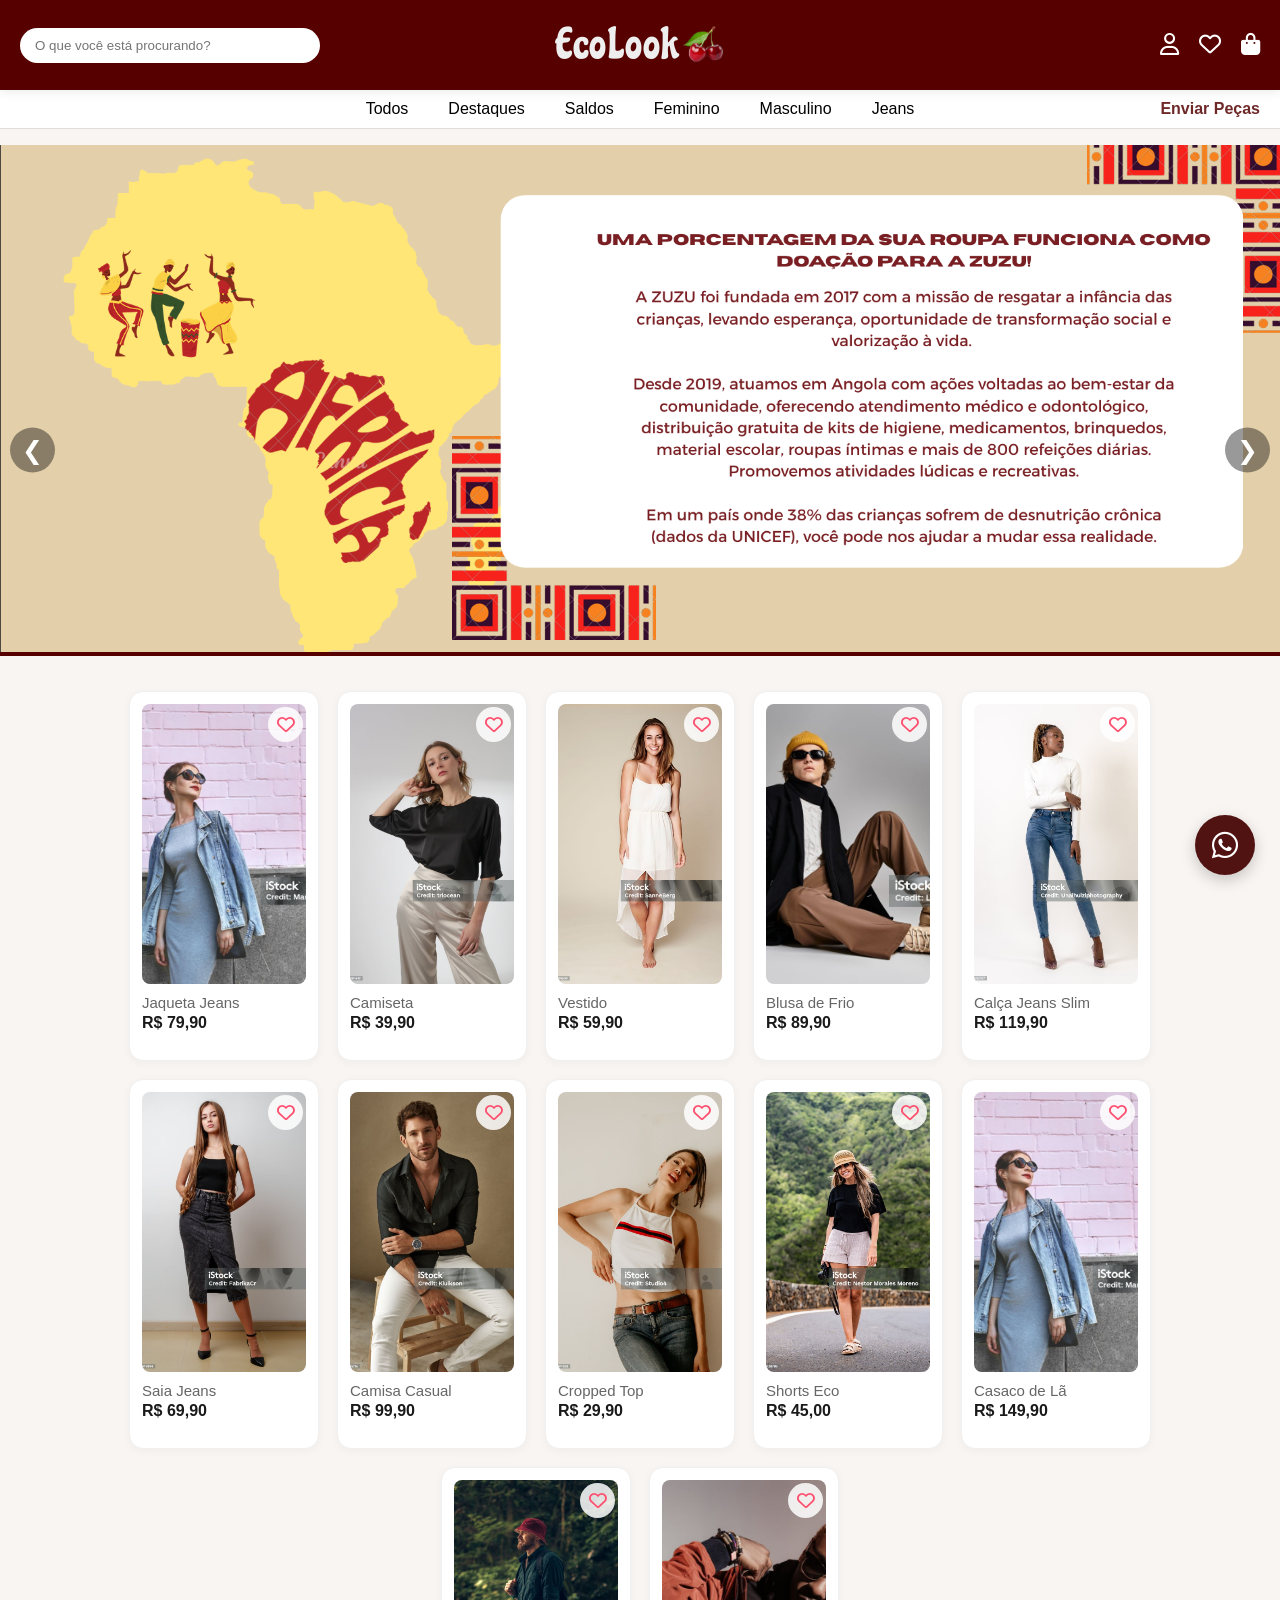
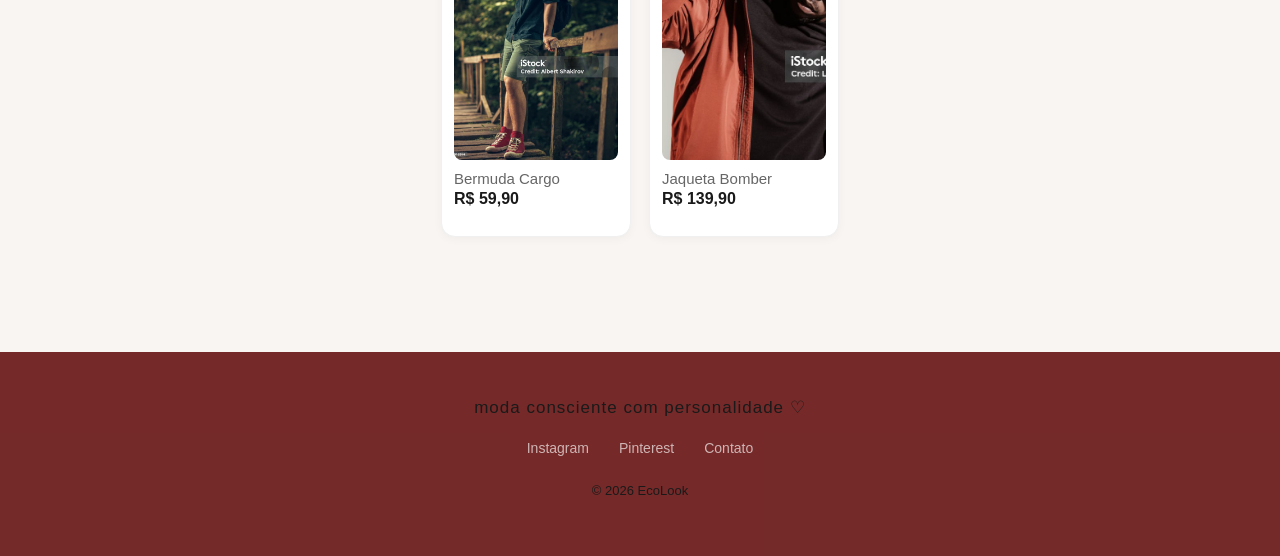
<file: index.html>
<!DOCTYPE html>
<html lang="pt-br">

<head>
    <meta charset="UTF-8">
    <meta name="viewport" content="width=device-width, initial-scale=1.0">
    <title>EcoLook - Moda Consciente</title>

    <link rel="stylesheet" href="style.css">

    <style>
        /* Ajusta as imagens da vitrine para ficarem padronizadas */
        .produto img {
            width: 100%;
            height: 280px;        /* Fixa uma altura padrão para todas as fotos da vitrine */
            object-fit: cover;    /* Corta a imagem de forma inteligente sem distorcer ou esticar */
            border-radius: 8px;   /* Deixa as bordinhas levemente arredondadas e elegantes */
        }

        /* Ajusta a imagem de dentro do Popup */
        #popup-img {
            max-width: 100%;
            height: 350px;        /* Altura excelente para visualização no modal */
            object-fit: contain;  /* Mostra a foto inteira sem cortar nada dentro do popup */
            background-color: #f9f9f9; /* Um fundo bem sutil caso a imagem seja menor */
            border-radius: 8px;
            margin-bottom: 15px;
        }

        /* CORREÇÃO DE CONTRASTE: Garante que os textos informativos tenham leitura legível no fundo bege */
        .bannerzuzu-texto, .conteudo-zuzu, p {
            color: #1a1a1a !important;
        }
    </style>

    <link rel="stylesheet" href="https://cdnjs.cloudflare.com/ajax/libs/font-awesome/6.5.0/css/all.min.css">
    <link rel="preconnect" href="https://fonts.googleapis.com">
    <link rel="preconnect" href="https://fonts.gstatic.com" crossorigin>
    <link href="https://fonts.googleapis.com/css2?family=Chicle&display=swap" rel="stylesheet">
</head>

<body>

<header>
    <div class="header-top">
        <div class="container-pesquisa">
            <input type="text" placeholder="O que você está procurando?" class="barra-pesquisa" aria-label="Barra de pesquisa de produtos">
        </div>

        <div class="logo-container">
            <h1 class="logo">EcoLook</h1>
            <img src="img/cerejaa.png" class="cereja" alt="">
        </div>

        <div class="icons">
            <a href="login.html" aria-label="Acessar minha conta">
                <i class="fa-regular fa-user"></i>
            </a>
            <a href="favoritos.html" aria-label="Ver meus produtos favoritos">
                <i class="fa-regular fa-heart"></i>
            </a>
            <a href="carrinho.html" aria-label="Ver minha sacola de compras">
                <i class="fa-solid fa-bag-shopping"></i>
            </a>
        </div>
    </div>
</header>

<nav class="navegacao-principal" aria-label="Menu Principal">
    <input type="checkbox" id="menu-check">

    <label for="menu-check" class="botao-menu" aria-label="Abrir menu de categorias" role="button" tabindex="0"
           onkeydown="if(event.key === 'Enter') document.getElementById('menu-check').click();">
        <span class="hamburguer"></span>
    </label>

    <div class="menu-container">
        <ul class="lista-links">
            <li tabindex="0" role="button" data-categoria="todos" onkeydown="if(event.key === 'Enter') this.click();">Todos</li> 
            <li tabindex="0" role="button" data-categoria="destaques" onkeydown="if(event.key === 'Enter') this.click();">Destaques</li>
            <li class="destaque" tabindex="0" role="button" data-categoria="saldos" onkeydown="if(event.key === 'Enter') this.click();">Saldos</li>
            <li tabindex="0" role="button" data-categoria="feminino" onkeydown="if(event.key === 'Enter') this.click();">Feminino</li>
            <li tabindex="0" role="button" data-categoria="masculino" onkeydown="if(event.key === 'Enter') this.click();">Masculino</li>
            <li tabindex="0" role="button" data-categoria="jeans" onkeydown="if(event.key === 'Enter') this.click();">Jeans</li>
            <li id="link-formulario">
                <a href="formulario.html">Enviar Peças</a>
            </li>
        </ul>
    </div>
</nav>

<div class="banner">
    <div class="slides">
        <img src="img/banner.png" class="slide ativo" alt="Banner promocional EcoLook">
        <img src="img/bannerzuzu.png" class="slide" alt="Banner coleções sustentáveis">
    </div>

    <button class="prev" aria-label="Slide anterior">❮</button>
    <button class="next" aria-label="Próximo slide">❯</button>

    <div class="dots">
        <span class="dot ativo" aria-label="Ir para o slide 1"></span>
        <span class="dot" aria-label="Ir para o slide 2"></span>
    </div>
</div>

<main>
    <article class="produto" data-tags="destaques feminino jeans"
             role="button" tabindex="0"
             onclick="abrirProduto(this)"
             onkeydown="if(event.key === 'Enter') abrirProduto(this)"
             data-nome="Jaqueta Jeans"
             data-img="img/jaqueta.ia.jpg"
             data-tamanho="M" data-estado="Bom" data-preco="79,90">
         
        <button class="coracao-favorito" onclick="favoritarDireto(event, this)" aria-label="Adicionar Jaqueta Jeans aos favoritos">
            <i class="fa-regular fa-heart"></i>
        </button>

        <img src="img/jaqueta.ia.jpg" alt="Fotografia conceitual de nuvens ao vento representando a Jaqueta Jeans">
        <h4>Jaqueta Jeans</h4>
        <p class="preco">R$ 79,90</p>
    </article>

    <article class="produto" data-tags="saldos feminino"
             role="button" tabindex="0"
             onclick="abrirProduto(this)"
             onkeydown="if(event.key === 'Enter') abrirProduto(this)"
             data-nome="Camiseta"
             data-img="img/camiseta.ia.jpg"
             data-tamanho="M" data-estado="Bom" data-preco="39,90">
         
        <button class="coracao-favorito" onclick="favoritarDireto(event, this)" aria-label="Adicionar Camiseta aos favoritos">
            <i class="fa-regular fa-heart"></i>
        </button>

        <img src="img/camiseta.ia.jpg" alt="Cenário aberto com brisa suave e céu limpo representando a Camiseta sustentável">
        <h4>Camiseta</h4>
        <p class="preco">R$ 39,90</p>
    </article>

    <article class="produto" data-tags="feminino"
             role="button" tabindex="0"
             onclick="abrirProduto(this)"
             onkeydown="if(event.key === 'Enter') abrirProduto(this)"
             data-nome="Vestido"
             data-img="img/vestido.ia.jpg"
             data-tamanho="P" data-estado="Bom" data-preco="59,90">
         
        <button class="coracao-favorito" onclick="favoritarDireto(event, this)" aria-label="Adicionar Vestido aos favoritos">
            <i class="fa-regular fa-heart"></i>
        </button>

        <img src="img/vestido.ia.jpg" alt="Movimento do ar entre folhagens sob o sol representando o Vestido Ecolook">
        <h4>Vestido</h4>
        <p class="preco">R$ 59,90</p>
    </article>

    <article class="produto" data-tags="masculino"
             role="button" tabindex="0"
             onclick="abrirProduto(this)"
             onkeydown="if(event.key === 'Enter') abrirProduto(this)"
             data-nome="Blusa de Frio"
             data-img="img/friomascu.ia.jpg"
             data-tamanho="G" data-estado="Bom" data-preco="89,90">
         
        <button class="coracao-favorito" onclick="favoritarDireto(event, this)" aria-label="Adicionar Blusa de Frio aos favoritos">
            <i class="fa-regular fa-heart"></i>
        </button>

        <img src="img/friomascu.ia.jpg" alt="Névoa matinal sobre as montanhas representando o clima da Blusa de frio">
        <h4>Blusa de Frio</h4>
        <p class="preco">R$ 89,90</p>
    </article>

    <article class="produto" data-tags="jeans masculino"
             role="button" tabindex="0"
             onclick="abrirProduto(this)"
             onkeydown="if(event.key === 'Enter') abrirProduto(this)"
             data-nome="Calça Jeans Slim"
             data-img="img/jeansslim.ia.jpg"
             data-tamanho="42" data-estado="Bom" data-preco="119,90">
         
        <button class="coracao-favorito" onclick="favoritarDireto(event, this)" aria-label="Adicionar Calça Jeans Slim aos favoritos">
            <i class="fa-regular fa-heart"></i>
        </button>

        <img src="img/jeansslim.ia.jpg" alt="Horizonte amplo com vento forte representando a Calça Jeans Slim">
        <h4>Calça Jeans Slim</h4>
        <p class="preco">R$ 119,90</p>
    </article>

    <article class="produto" data-tags="jeans feminino"
             role="button" tabindex="0"
             onclick="abrirProduto(this)"
             onkeydown="if(event.key === 'Enter') abrirProduto(this)"
             data-nome="Saia Jeans"
             data-img="img/saiajeans.ia.jpg"
             data-tamanho="38" data-estado="Bom" data-preco="69,90">
         
        <button class="coracao-favorito" onclick="favoritarDireto(event, this)" aria-label="Adicionar Saia Jeans aos favoritos">
            <i class="fa-regular fa-heart"></i>
        </button>

        <img src="img/saiajeans.ia.jpg" alt="Céu azul com nuvens brancas e leves representando a Saia Jeans">
        <h4>Saia Jeans</h4>
        <p class="preco">R$ 69,90</p>
    </article>

    <article class="produto" data-tags="destaques masculino"
             role="button" tabindex="0"
             onclick="abrirProduto(this)"
             onkeydown="if(event.key === 'Enter') abrirProduto(this)"
             data-nome="Camisa Casual"
             data-img="img/camisacasual.ia.jpg"
             data-tamanho="M" data-estado="Excelente" data-preco="99,90">
         
        <button class="coracao-favorito" onclick="favoritarDireto(event, this)" aria-label="Adicionar Camisa Casual aos favoritos">
            <i class="fa-regular fa-heart"></i>
        </button>

        <img src="img/camisacasual.ia.jpg" alt="Ar fresco sobre um campo aberto ao entardecer representando a Camisa Casual">
        <h4>Camisa Casual</h4>
        <p class="preco">R$ 99,90</p>
    </article>

    <article class="produto" data-tags="feminino"
             role="button" tabindex="0"
             onclick="abrirProduto(this)"
             onkeydown="if(event.key === 'Enter') abrirProduto(this)"
             data-nome="Cropped Top"
             data-img="img/crpped.ia.jpg"
             data-tamanho="P" data-estado="Novo" data-preco="29,90">
         
        <button class="coracao-favorito" onclick="favoritarDireto(event, this)" aria-label="Adicionar Cropped Top aos favoritos">
            <i class="fa-regular fa-heart"></i>
        </button>

        <img src="img/crpped.ia.jpg" alt="Claridade solar filtrada pelo ar fresco representando o Cropped Top">
        <h4>Cropped Top</h4>
        <p class="preco">R$ 29,90</p>
    </article>

    <article class="produto" data-tags="saldos feminino"
             role="button" tabindex="0"
             onclick="abrirProduto(this)"
             onkeydown="if(event.key === 'Enter') abrirProduto(this)"
             data-nome="Shorts Eco"
             data-img="img/shortseco.ia.jpg"
             data-tamanho="40" data-estado="Bom" data-preco="45,00">
         
        <button class="coracao-favorito" onclick="favoritarDireto(event, this)" aria-label="Adicionar Shorts Eco aos favoritos">
            <i class="fa-regular fa-heart"></i>
        </button>

        <img src="img/shortseco.ia.jpg" alt="Grãos de areia soprados pelo vento livre representando o Shorts Eco">
        <h4>Shorts Eco</h4>
        <p class="preco">R$ 45,00</p>
    </article>

    <article class="produto" data-tags="destaques feminino"
             role="button" tabindex="0"
             onclick="abrirProduto(this)"
             onkeydown="if(event.key === 'Enter') abrirProduto(this)"
             data-nome="Casaco de Lã"
             data-img="img/jaqueta.ia.jpg"
             data-tamanho="G" data-estado="Excelente" data-preco="149,90">
         
        <button class="coracao-favorito" onclick="favoritarDireto(event, this)" aria-label="Adicionar Casaco de Lã aos favoritos">
            <i class="fa-regular fa-heart"></i>
        </button>

        <img src="img/jaqueta.ia.jpg" alt="Nuvens densas de inverno flutuando sob o vento representando o Casaco de Lã">
        <h4>Casaco de Lã</h4>
        <p class="preco">R$ 149,90</p>
    </article>

    <article class="produto" data-tags="saldos masculino"
             role="button" tabindex="0"
             onclick="abrirProduto(this)"
             onkeydown="if(event.key === 'Enter') abrirProduto(this)"
             data-nome="Bermuda Cargo"
             data-img="img/bermudacargo.ia.jpg"
             data-tamanho="44" data-estado="Bom" data-preco="59,90">
         
        <button class="coracao-favorito" onclick="favoritarDireto(event, this)" aria-label="Adicionar Bermuda Cargo aos favoritos">
            <i class="fa-regular fa-heart"></i>
        </button>

        <img src="img/bermudacargo.ia.jpg" alt="Vento movendo copas de árvores em floresta preservada representando a Bermuda Cargo">
        <h4>Bermuda Cargo</h4>
        <p class="preco">R$ 59,90</p>
    </article>

    <article class="produto" data-tags="destaques masculino"
             role="button" tabindex="0"
             onclick="abrirProduto(this)"
             onkeydown="if(event.key === 'Enter') abrirProduto(this)"
             data-nome="Jaqueta Bomber"
             data-img="img/jaquetabomber.ia.jpg"
             data-tamanho="M" data-estado="Novo" data-preco="139,90">
         
        <button class="coracao-favorito" onclick="favoritarDireto(event, this)" aria-label="Adicionar Jaqueta Bomber aos favoritos">
            <i class="fa-regular fa-heart"></i>
        </button>

        <img src="img/jaquetabomber.ia.jpg" alt="Formação de tempestade de vento no horizonte representando a Jaqueta Bomber">
        <h4>Jaqueta Bomber</h4>
        <p class="preco">R$ 139,90</p>
    </article>
</main>

<footer class="footer">
    <p class="footer-frase">moda consciente com personalidade ♡</p>
    <div class="footer-links">
        <a href="#">Instagram</a>
        <a href="#">Pinterest</a>
        <a href="#">Contato</a>
    </div>
    <p class="footer-copy">© 2026 EcoLook</p>
</footer>

<div id="popup" class="popup" role="dialog" aria-modal="true" aria-labelledby="popup-nome">
    <div class="conteudo-popup">
        <span onclick="fecharPopup()" role="button" tabindex="0" onkeydown="if(event.key === 'Enter') fecharPopup()" aria-label="Fechar janela de detalhes">
            <i class="fa-solid fa-xmark"></i>
        </span>

        <img id="popup-img" alt="Foto ampliada do produto selecionado">
        <h2 id="popup-nome" aria-live="polite">Carregando produto...</h2>
        <p id="popup-tamanho"></p>
        <p id="popup-estado"></p>
        <h3 id="popup-preco" aria-live="polite">Preço...</h3>

        <button class="btn-carrinho">
            <i class="fa-solid fa-bag-shopping"></i>
            Adicionar à sacola
        </button>
    </div>
</div>

<a href="https://wa.me/5518996197282" class="whatsapp" target="_blank" rel="noopener" aria-label="Falar conosco no WhatsApp">
    <i class="fa-brands fa-whatsapp"></i>
</a>

<div id="mensagem-carrinho" class="mensagem-carrinho" role="status" aria-live="polite">
    <i class="fa-solid fa-circle-check"></i>
    Produto adicionado à sacola!
</div>

<script>
let produtoAtual = {};

/* ABRIR POPUP */
function abrirProduto(elemento){
    document.getElementById("popup-nome").innerText = elemento.getAttribute("data-nome");
    document.getElementById("popup-img").src = elemento.getAttribute("data-img");
    
    // CORREÇÃO DE ACESSIBILIDADE DINÂMICA: Passa o alt descritivo e conceitual do card para a imagem interna do modal
    document.getElementById("popup-img").alt = elemento.querySelector("img").alt;
    
    document.getElementById("popup-tamanho").innerText = "Tamanho: " + elemento.getAttribute("data-tamanho");
    document.getElementById("popup-estado").innerText = "Estado: " + elemento.getAttribute("data-estado");
    document.getElementById("popup-preco").innerText = "R$ " + elemento.getAttribute("data-preco");

    produtoAtual = {
        nome: elemento.getAttribute("data-nome"),
        img: elemento.getAttribute("data-img"),
        preco: elemento.getAttribute("data-preco")
    };

    document.getElementById("popup").style.display = "flex";
}

/* FECHAR POPUP */
function fecharPopup(){
    document.getElementById("popup").style.display = "none";
}

window.onclick = function(event){
    if(event.target === document.getElementById("popup")){
        fecharPopup();
    }
}

/* CARRINHO */
document.querySelector(".btn-carrinho").addEventListener("click", () => {
    let carrinho = JSON.parse(localStorage.getItem("carrinho")) || [];
    carrinho.push(produtoAtual);
    localStorage.setItem("carrinho", JSON.stringify(carrinho));

    let mensagem = document.getElementById("mensagem-carrinho");
    mensagem.classList.add("mostrar");

    setTimeout(() => {
        mensagem.classList.remove("mostrar");
    }, 2000);

    fecharPopup();
});

/* BANNER */
let slides = document.querySelectorAll('.slide');
let dots = document.querySelectorAll('.dot');
let index = 0;

function mostrarSlide(i){
    slides.forEach(s => s.classList.remove('ativo'));
    dots.forEach(d => d.classList.remove('ativo'));
    slides[i].classList.add('ativo');
    dots[i].classList.add('ativo');
}

function proximo(){
    index = (index + 1) % slides.length;
    mostrarSlide(index);
}

function anterior(){
    index = (index - 1 + slides.length) % slides.length;
    mostrarSlide(index);
}

if(document.querySelector('.next')) document.querySelector('.next').onclick = proximo;
if(document.querySelector('.prev')) document.querySelector('.prev').onclick = anterior;

dots.forEach((dot, i) => {
    dot.onclick = () => {
        index = i;
        mostrarSlide(index);
    };
});

setInterval(proximo, 3000);

/* FILTRO DE CATEGORIAS + PESQUISA */
const barraPesquisa = document.querySelector('.barra-pesquisa');
const produtos = document.querySelectorAll('article.produto');
let categoriaAtual = 'todos';

function aplicarFiltros() {
    const termoBusca = barraPesquisa.value.toLowerCase().trim();

    produtos.forEach(produto => {
        const nomeProduto = produto.getAttribute('data-nome').toLowerCase();
        const tagsProduto = produto.getAttribute('data-tags') || '';
        const listaTags = tagsProduto.split(' ');

        const bateComPesquisa = nomeProduto.includes(termoBusca);
        const bateComCategoria = (categoriaAtual === 'todos' || listaTags.includes(categoriaAtual));

        if (bateComPesquisa && bateComCategoria) {
            produto.style.display = "flex";
        } else {
            produto.style.display = "none";
        }
    });
}

barraPesquisa.addEventListener('input', aplicarFiltros);

document.querySelectorAll('.lista-links li[data-categoria]').forEach(item => {
    item.addEventListener('click', () => {
        categoriaAtual = item.getAttribute('data-categoria');
        aplicarFiltros();
    });
});

/* FAVORITOS DIRETO */
function favoritarDireto(event, botao) {
    event.stopPropagation(); 

    const produtoCard = botao.closest('.produto');
    
    const infoProduto = {
        nome: produtoCard.getAttribute("data-nome"),
        img: produtoCard.getAttribute("data-img"),
        preco: produtoCard.getAttribute("data-preco"),
        tamanho: produtoCard.getAttribute("data-tamanho"),
        estado: produtoCard.getAttribute("data-estado")
    };

    let favoritos = JSON.parse(localStorage.getItem("favoritos")) || [];
    const jaFavoritado = favoritos.some(item => item.nome === infoProduto.nome);

    if (!jaFavoritado) {
        favorites = favoritos.push(infoProduto);
        localStorage.setItem("favoritos", JSON.stringify(favoritos));
        botao.innerHTML = '<i class="fa-solid fa-heart"></i>';
    } else {
        favoritos = favoritos.filter(item => item.nome !== infoProduto.nome);
        localStorage.setItem("favoritos", JSON.stringify(favoritos));
        botao.innerHTML = '<i class="fa-regular fa-heart"></i>';
    }
}
</script>

</body>
</html>
</file>
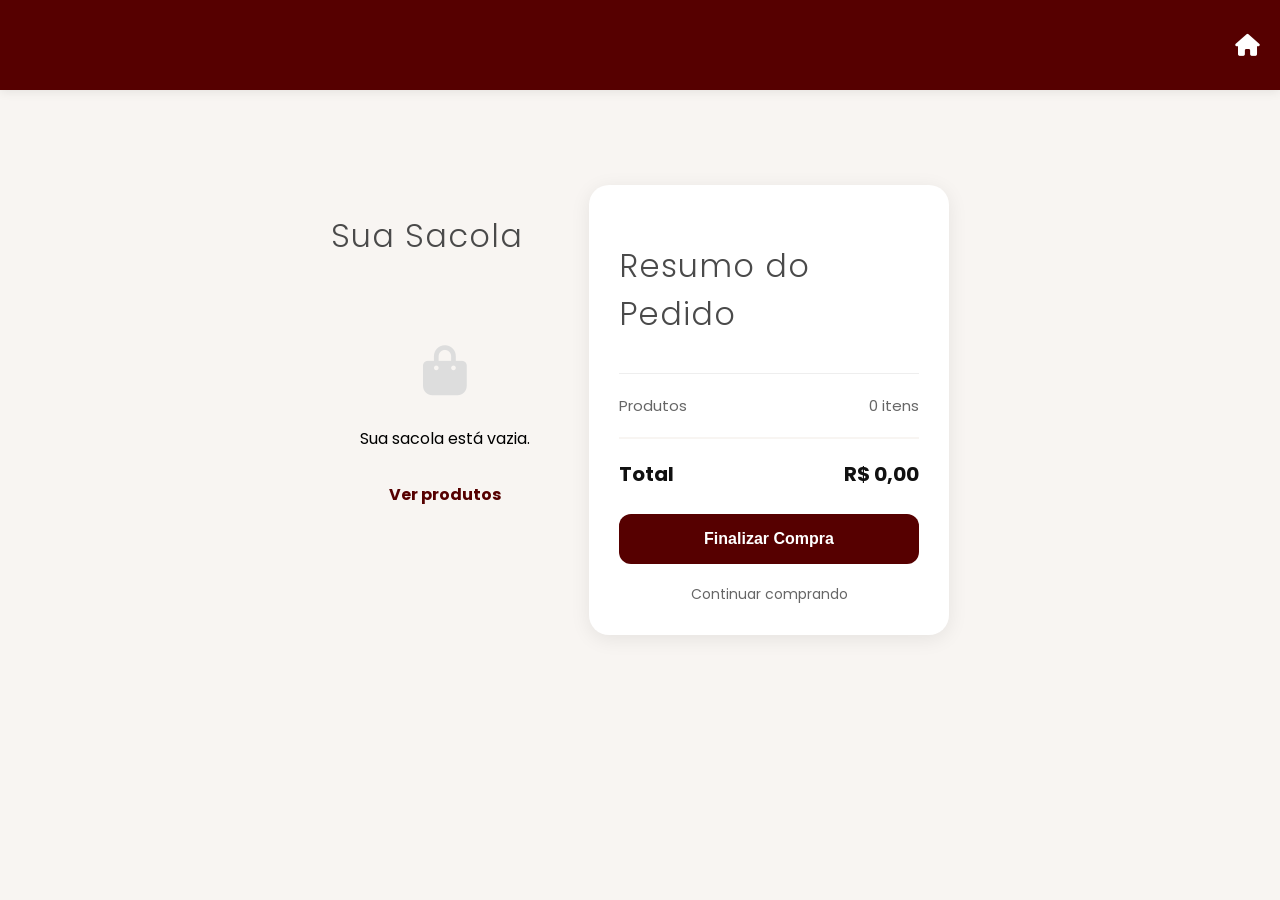
<file: carrinho.html>
<!DOCTYPE html>
<html lang="pt-br">
<head>
    <meta charset="UTF-8">
    <meta name="viewport" content="width=device-width, initial-scale=1.0">
    <title>Sua Sacola - EcoLook</title>
    <link rel="stylesheet" href="style.css">
    <link rel="stylesheet" href="carrinho.css">
    <link rel="stylesheet" href="https://cdnjs.cloudflare.com/ajax/libs/font-awesome/6.5.0/css/all.min.css">
    <link href="https://fonts.googleapis.com/css2?family=Chicle&family=Poppins:wght@300;400;600&display=swap" rel="stylesheet">
</head>
<body>

    <header>
        <div class="header-top">
            <div class="logo-container">
                </div>
            <div class="icons">
                <a href="index.html" title="Voltar para a Home"><i class="fa-solid fa-house"></i></a>
            </div>
        </div>
    </header>

    <main class="pagina-carrinho">
        <div class="container-carrinho">
            <section class="lado-produtos">
                <h1 class="titulo-sessao">Sua Sacola</h1>
                <div id="lista-carrinho"></div>
            </section>

            <aside class="resumo">
                <h2 class="titulo-sessao">Resumo do Pedido</h2>
                <div class="detalhes-resumo">
                    <div class="linha-resumo">
                        <span>Produtos</span>
                        <span id="qtd-itens">0 itens</span>
                    </div>
                    <div class="linha-resumo total">
                        <span>Total</span>
                        <span id="total-carrinho">R$ 0,00</span>
                    </div>
                </div>
                <button class="btn-finalizar">Finalizar Compra</button>
                <a href="index.html" class="continuar-comprando">Continuar comprando</a>
            </aside>
        </div>
    </main>

    <script>
        function mostrarCarrinho() {
            let carrinho = JSON.parse(localStorage.getItem("carrinho")) || [];
            let lista = document.getElementById("lista-carrinho");
            let totalElemento = document.getElementById("total-carrinho");
            let qtdElemento = document.getElementById("qtd-itens");
            
            lista.innerHTML = "";
            let somaTotal = 0;

            if (carrinho.length === 0) {
                lista.innerHTML = `
                    <div class="carrinho-vazio">
                        <i class="fa-solid fa-bag-shopping"></i>
                        <p>Sua sacola está vazia.</p>
                        <a href="index.html">Ver produtos</a>
                    </div>`;
                totalElemento.innerText = "R$ 0,00";
                qtdElemento.innerText = "0 itens";
                return;
            }

            carrinho.forEach((produto, index) => {
                let precoNumerico = parseFloat(produto.preco.replace(",", "."));
                somaTotal += precoNumerico;

                lista.innerHTML += `
                    <div class="item-carrinho">
                        <div class="img-wrapper">
                            <img src="${produto.img}" alt="${produto.nome}">
                        </div>
                        <div class="info-item">
                            <div class="topo-item">
                                <h2>${produto.nome}</h2>
                                <button onclick="removerItem(${index})" class="btn-remover-icone">
                                    <i class="fa-regular fa-trash-can"></i>
                                </button>
                            </div>
                            <p class="preco-item">R$ ${produto.preco}</p>
                        </div>
                    </div>
                `;
            });

            totalElemento.innerText = `R$ ${somaTotal.toLocaleString('pt-BR', { minimumFractionDigits: 2 })}`;
            qtdElemento.innerText = `${carrinho.length} ${carrinho.length === 1 ? 'item' : 'itens'}`;
        }

        function removerItem(index) {
            let carrinho = JSON.parse(localStorage.getItem("carrinho")) || [];
            carrinho.splice(index, 1);
            localStorage.setItem("carrinho", JSON.stringify(carrinho));
            mostrarCarrinho();
        }

        mostrarCarrinho();
    </script>
</body>
</html>
</file>
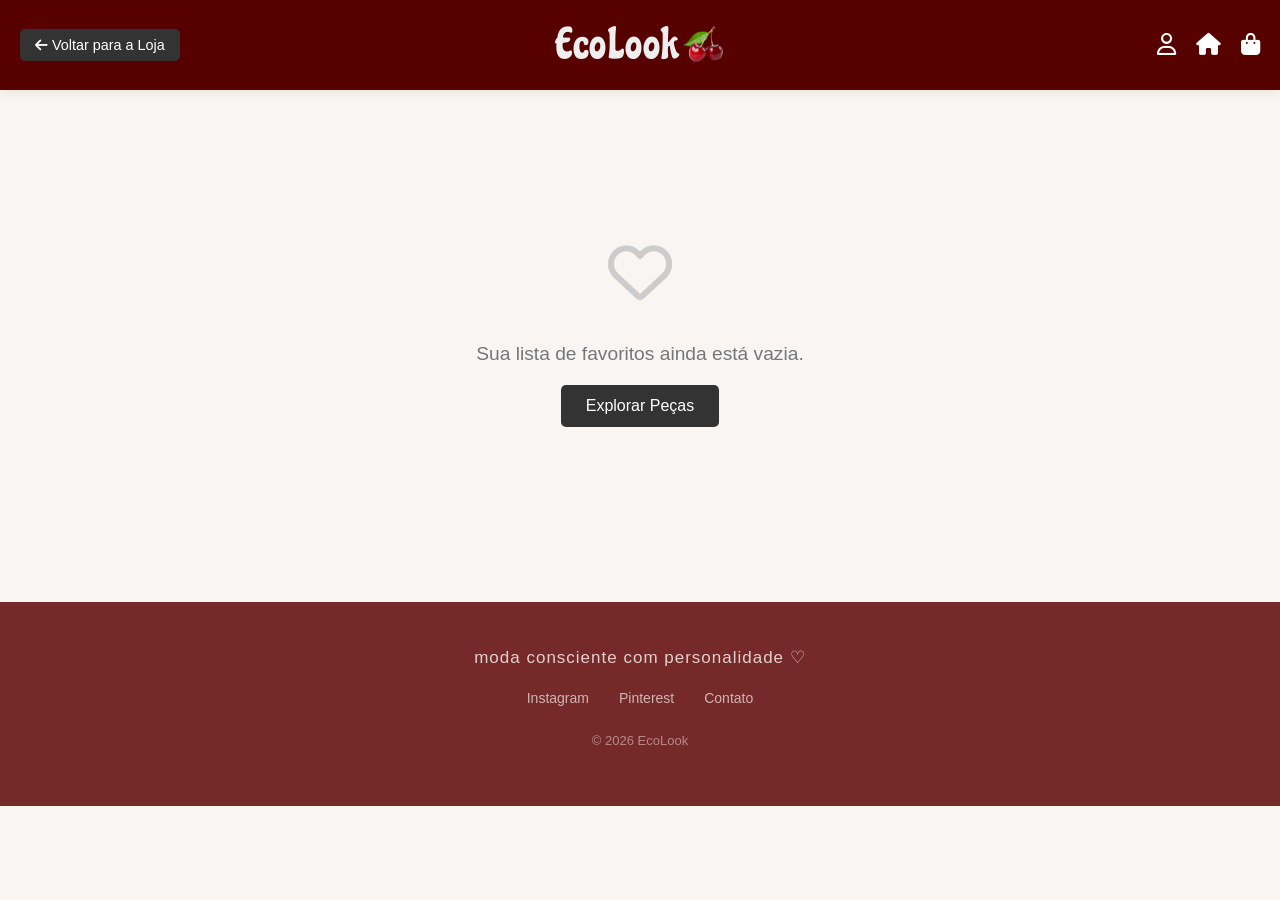
<file: favoritos.html>
<!DOCTYPE html>
<html lang="pt-br">

<head>
    <meta charset="UTF-8">
    <meta name="viewport" content="width=device-width, initial-scale=1.0">
    <title>EcoLook - Meus Favoritos</title>

    <link rel="stylesheet" href="style.css">
    <link rel="stylesheet" href="https://cdnjs.cloudflare.com/ajax/libs/font-awesome/6.5.0/css/all.min.css">
    <link rel="preconnect" href="https://fonts.googleapis.com">
    <link rel="preconnect" href="https://fonts.gstatic.com" crossorigin>
    <link href="https://fonts.googleapis.com/css2?family=Chicle&display=swap" rel="stylesheet">

    <style>
        /* Estilos específicos para a página de Favoritos */
        .titulo-favoritos {
            text-align: center;
            margin: 40px 0 20px 0;
            font-size: 2rem;
            color: #333;
        }

        .container-vazio {
            text-align: center;
            padding: 60px 20px;
            color: #777;
        }

        .container-vazio i {
            font-size: 4rem;
            color: #ccc;
            margin-bottom: 20px;
        }

        .container-vazio p {
            font-size: 1.2rem;
            margin-bottom: 20px;
        }

        .btn-voltar {
            display: inline-block;
            background-color: #333;
            color: #fff;
            text-decoration: none;
            padding: 12px 25px;
            border-radius: 5px;
            transition: background 0.2s;
        }

        .btn-voltar:hover {
            background-color: #555;
        }

        /* Reaproveitando e garantindo o tamanho das fotos igual à index */
        .produto img {
            width: 100%;
            height: 280px;
            object-fit: cover;
            border-radius: 8px;
        }

        .produto {
            position: relative;
        }

        /* Botão de remover dos favoritos */
        .btn-remover-favorito {
            position: absolute;
            top: 15px;
            right: 15px;
            background: rgba(255, 255, 255, 0.9);
            border: none;
            color: #ff4d6d;
            width: 35px;
            height: 35px;
            border-radius: 50%;
            display: flex;
            align-items: center;
            justify-content: center;
            cursor: pointer;
            font-size: 1.1rem;
            z-index: 10;
            transition: transform 0.2s;
        }

        .btn-remover-favorito:hover {
            transform: scale(1.1);
            background: #fff;
        }
    </style>
</head>

<body>

    <header>
        <div class="header-top">
            <div class="container-pesquisa">
                <a href="index.html" class="btn-voltar" style="padding: 8px 15px; font-size: 0.9rem;">
                    <i class="fa-solid fa-arrow-left"></i> Voltar para a Loja
                </a>
            </div>

            <div class="logo-container">
                <h1 class="logo" style="cursor: pointer;" onclick="window.location.href='index.html'">EcoLook</h1>
                <img src="img/cerejaa.png" class="cereja">
            </div>

            <div class="icons">
                <a href="login.html"><i class="fa-regular fa-user"></i></a>
                <a href="index.html"><i class="fa-solid fa-house"></i></a>
                <a href="carrinho.html"><i class="fa-solid fa-bag-shopping"></i></a>
            </div>
        </div>
    </header>

    
    <main id="vitrine-favoritos">
        </main>

    <footer class="footer">
        <p class="footer-frase">moda consciente com personalidade ♡</p>
        <div class="footer-links">
            <a href="">Instagram</a>
            <a href="">Pinterest</a>
            <a href="">Contato</a>
        </div>
        <p class="footer-copy">© 2026 EcoLook</p>
    </footer>

    <script>
        const vitrine = document.getElementById('vitrine-favoritos');

        function carregarFavoritos() {
            // Pega a lista do localStorage
            let favoritos = JSON.parse(localStorage.getItem('favoritos')) || [];

            // Se não tiver nada salvo, mostra a tela de lista vazia
            if (favoritos.length === 0) {
                vitrine.innerHTML = `
                    <div class="container-vazio" style="grid-column: 1 / -1;">
                        <i class="fa-regular fa-heart"></i>
                        <p>Sua lista de favoritos ainda está vazia.</p>
                        <a href="index.html" class="btn-voltar">Explorar Peças</a>
                    </div>
                `;
                return;
            }

            // Limpa a vitrine antes de desenhar
            vitrine.innerHTML = '';

            // Desenha cada produto idêntico à sua página principal
            favoritos.forEach((produto, index) => {
                const artigo = document.createElement('article');
                artigo.className = 'produto';
                
                artigo.innerHTML = `
                    <button class="btn-remover-favorito" onclick="removerDosFavoritos('${produto.nome}')" aria-label="Remover dos favoritos">
                        <i class="fa-solid fa-heart"></i>
                    </button>
                    <img src="${produto.img}" alt="${produto.nome}">
                    <h4>${produto.nome}</h4>
                    <p class="preco">R$ ${produto.preco}</p>
                `;
                
                vitrine.appendChild(artigo);
            });
        }

        // Função para remover o item se o usuário clicar no coração cheio dentro da página de favoritos
        function removerDosFavoritos(nomeProduto) {
            let favoritos = JSON.parse(localStorage.getItem('favoritos')) || [];
            
            // Filtra a lista removendo o item que tem o mesmo nome
            favoritos = favoritos.filter(item => item.nome !== nomeProduto);
            
            // Salva de volta no localStorage
            localStorage.setItem('favoritos', JSON.stringify(favoritos));
            
            // Recarrega a página de favoritos na hora para atualizar o visual
            carregarFavoritos();
        }

        // Executa a função assim que a página abre
        document.addEventListener('DOMContentLoaded', carregarFavoritos);
    </script>

</body>
</html>
</file>
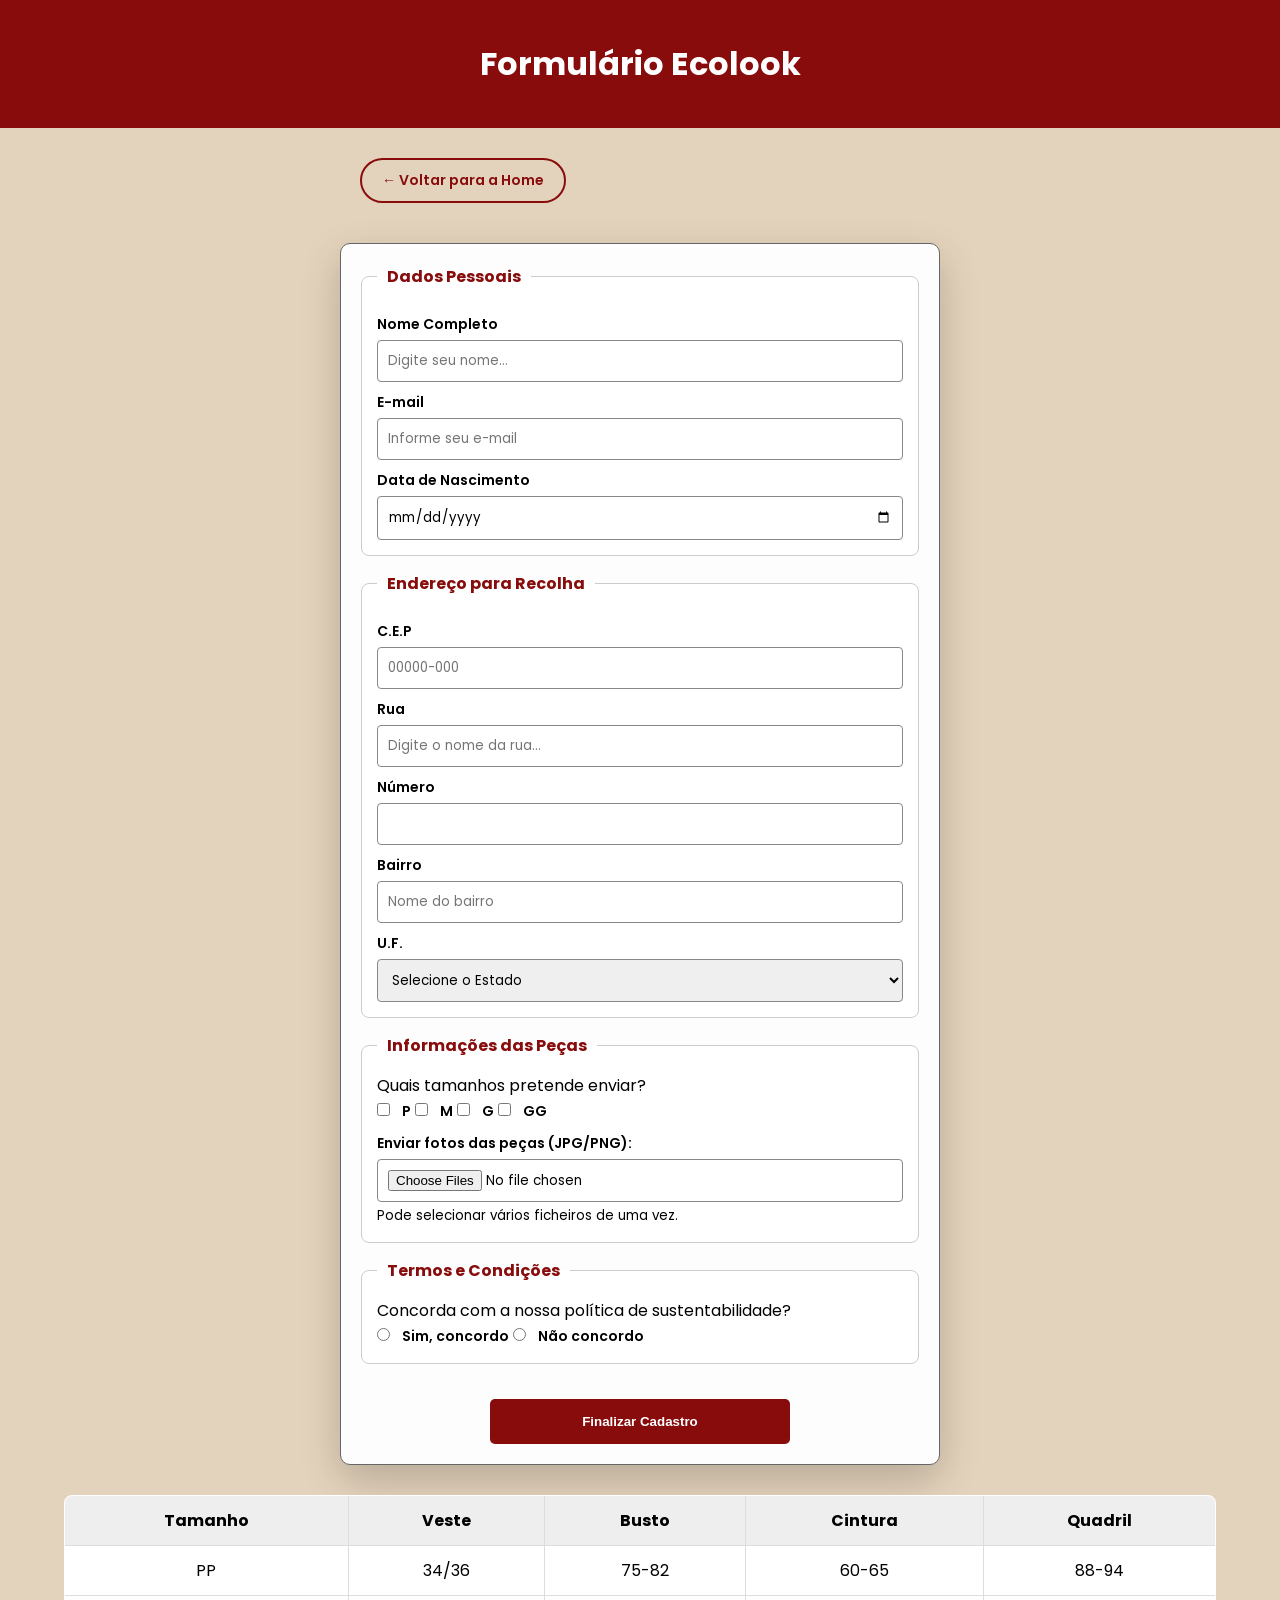
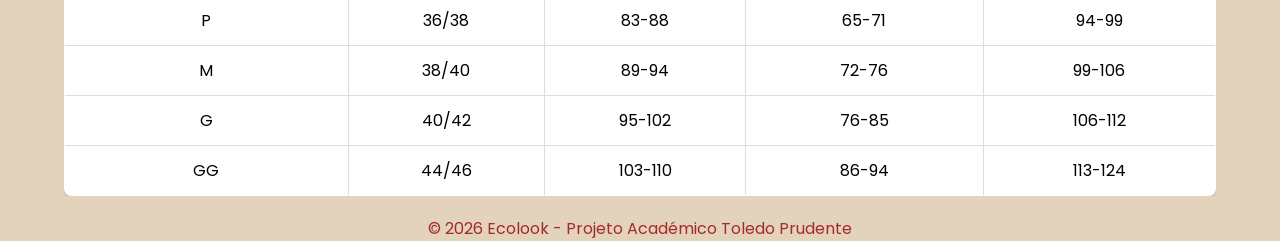
<file: formulario.html>
<!DOCTYPE html>
<html lang="pt-br">
<head>
    <meta charset="UTF-8">
    <meta name="viewport" content="width=device-width, initial-scale=1.0">
    <title>Formulário Ecolook - Enviar Peças</title>
    <link rel="stylesheet" href="formulario.css">
    <link href="https://fonts.googleapis.com/css2?family=Poppins:wght@300;400;600&display=swap" rel="stylesheet">
</head>
<body>
    <header>
        <h1>Formulário Ecolook</h1>
    </header>

    <nav class="navegacao-auxiliar">
    <a href="index.html" class="btn-voltar">← Voltar para a Home</a>
</nav>

    <main>
        <form action="#" method="post" enctype="multipart/form-data">
            
            <fieldset>
                <legend>Dados Pessoais</legend>
                <label for="txtnome">Nome Completo</label>
                <input type="text" name="txtnome" id="txtnome" required placeholder="Digite seu nome...">

                <label for="txtemail">E-mail</label>
                <input type="email" name="txtemail" id="txtemail" required placeholder="Informe seu e-mail">

                <label for="txtdtnasc">Data de Nascimento</label>
                <input type="date" name="txtdtnasc" id="txtdtnasc" required>
            </fieldset>

            <fieldset>
                <legend>Endereço para Recolha</legend>
                <label for="numcep">C.E.P</label>
                <input type="text" name="numcep" id="numcep" required placeholder="00000-000" pattern="\d{5}-?\d{3}">

                <label for="txtrua">Rua</label>
                <input type="text" name="txtrua" id="txtrua" required placeholder="Digite o nome da rua...">

                <label for="numcasa">Número</label>
                <input type="number" name="numcasa" id="numcasa" required>

                <label for="txtbairro">Bairro</label>
                <input type="text" name="txtbairro" id="txtbairro" required placeholder="Nome do bairro">

                <label for="seluf">U.F.</label>
                <select name="seluf" id="seluf" required>
                    <option value="">Selecione o Estado</option>
                    <option value="sp">São Paulo</option>
                    <option value="mg">Minas Gerais</option>
                    <option value="pr">Paraná</option>
                    <option value="se">Sergipe</option>
                </select>
            </fieldset>

            <fieldset>
                <legend>Informações das Peças</legend>
                <p>Quais tamanhos pretende enviar?</p>
                <div class="checkbox-group">
                    <input type="checkbox" name="chkp" id="chkp">
                    <label for="chkp">P</label>   

                    <input type="checkbox" name="chkm" id="chkm">
                    <label for="chkm">M</label>

                    <input type="checkbox" name="chkg" id="chkg">
                    <label for="chkg">G</label>

                    <input type="checkbox" name="chkgg" id="chkgg">
                    <label for="chkgg">GG</label>
                </div>

                <label for="fotos-pecas">Enviar fotos das peças (JPG/PNG):</label>
                <input type="file" id="fotos-pecas" name="fotos[]" accept="image/*" multiple aria-describedby="info-fotos">
                <p id="info-fotos"><small>Pode selecionar vários ficheiros de uma vez.</small></p>
            </fieldset>

            <fieldset>
                <legend>Termos e Condições</legend>
                <p>Concorda com a nossa política de sustentabilidade?</p>
                <div class="radio-group">
                    <input type="radio" name="rad_termo" id="radok" required>
                    <label for="radok">Sim, concordo</label>

                    <input type="radio" name="rad_termo" id="radno">
                    <label for="radno">Não concordo</label>
                </div>
            </fieldset>

            <button type="submit" id="btgo">Finalizar Cadastro</button>
        </form>

       
            <div class="table-container">
                <table border="1">
                    
                    <thead>
                        <tr>
                            <th scope="col">Tamanho</th>
                            <th scope="col">Veste</th>
                            <th scope="col">Busto</th>
                            <th scope="col">Cintura</th>
                            <th scope="col">Quadril</th>
                        </tr>
                    </thead>
                    <tbody>
                        <tr><td>PP</td><td>34/36</td><td>75-82</td><td>60-65</td><td>88-94</td></tr>
                        <tr><td>P</td><td>36/38</td><td>83-88</td><td>65-71</td><td>94-99</td></tr>
                        <tr><td>M</td><td>38/40</td><td>89-94</td><td>72-76</td><td>99-106</td></tr>
                        <tr><td>G</td><td>40/42</td><td>95-102</td><td>76-85</td><td>106-112</td></tr>
                        <tr><td>GG</td><td>44/46</td><td>103-110</td><td>86-94</td><td>113-124</td></tr>
                    </tbody>
                </table>
            </div>
        </section>
    </main>

    <footer>
        <p>&copy; 2026 Ecolook - Projeto Académico Toledo Prudente</p>
    </footer>
</body>
</html>
</file>
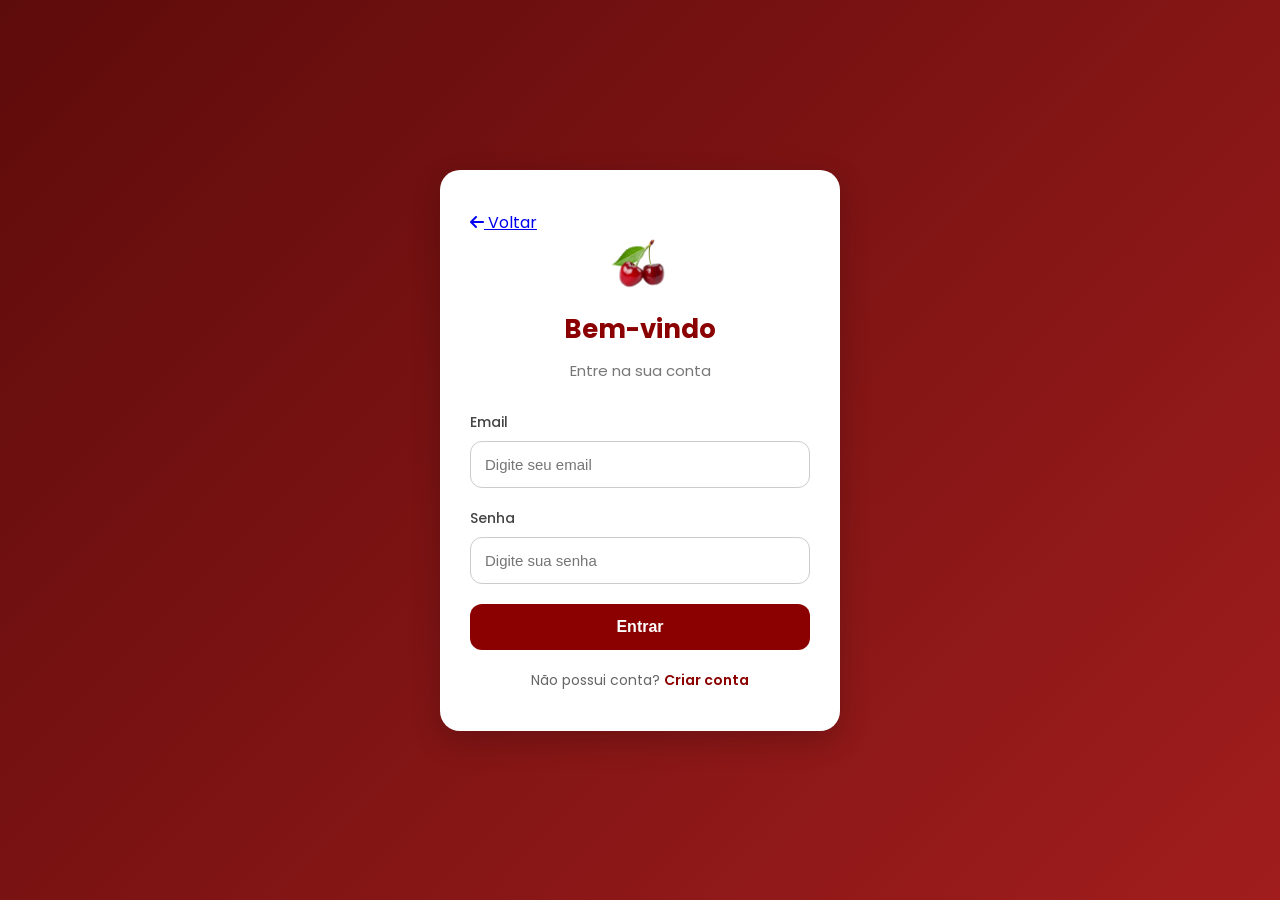
<file: login.html>
<!DOCTYPE html>
<html lang="pt-br">
<head>
    <meta charset="UTF-8">
    <meta name="viewport" content="width=device-width, initial-scale=1.0">
    <title>Login - Cherry</title>
    <link rel="stylesheet" href="login.css">
    <link rel="stylesheet" href="https://cdnjs.cloudflare.com/ajax/libs/font-awesome/6.5.0/css/all.min.css">
    <link rel="preconnect" href="https://fonts.googleapis.com">
    <link href="https://fonts.googleapis.com/css2?family=Poppins:wght@300;400;500;600&display=swap" rel="stylesheet">
</head>
<body>

    <main class="container-login">

        <section class="caixa-login">
            <a href="index.html" class="btn-voltar-fixo" aria-label="Voltar para a página inicial">
                <i class="fa-solid fa-arrow-left"></i> Voltar
            </a>

            <img src="img/cerejaa.png" class="cereja-login" alt="logo de cereja da ecolook">
            <h1>Bem-vindo</h1>
            <p>Entre na sua conta</p>

            <form>
                <div class="campo">
                    <label>Email</label>
                    <input type="email" placeholder="Digite seu email">
                </div>

                <div class="campo">
                    <label>Senha</label>
                    <input type="password" placeholder="Digite sua senha">
                </div>

                <button type="submit">Entrar</button>
            </form>

            <span class="criar-conta">
                Não possui conta?
                <a href="#">Criar conta</a>
            </span>
        </section>

    </main>

</body>
</html>
</file>
<file: style.css>
/* Estilos Base */
*{
    box-sizing: border-box;
}

body{
    background-color: #f8f5f2;
    font-family: 'Poppins', sans-serif;
    margin: 0;
    padding: 0;
    overflow-x: hidden;
    padding-top: 145px;
}

/* TOPO */

.header-top{
    background-color: rgb(86, 0, 0);

    backdrop-filter: blur(10px);

    display: flex;
    align-items: center;
    justify-content: space-between;

    padding: 15px 20px;

    position: fixed;

    top: 0;
    left: 0;

    width: 100%;
    height: 90px;

    z-index: 1000;

    box-shadow: 0 2px 10px rgba(0,0,0,0.08);
}

/* PESQUISA */

.container-pesquisa{
    flex: 1;
}

.barra-pesquisa{
    padding: 10px 15px;

    border-radius: 20px;

    border: none;

    width: 100%;
    max-width: 300px;
}

/* LOGO */

.logo-container{
    flex: 1;

    display: flex;

    justify-content: center;
    align-items: center;
}

.logo{
    font-family: 'Chicle', cursive;

    font-size: 45px;

    color: #eee;

    font-weight: 400;

    letter-spacing: 1px;

    transform: scale(0.95);
}

/* CEREJA */

.cereja{
    width: 45px;

    margin-left: -1px;
}

/* ÍCONES */

.icons{
    flex: 1;

    display: flex;

    justify-content: flex-end;

    gap: 20px;

    color: white;

    font-size: 22px;
}

.icons i{
    cursor: pointer;

    transition: 0.3s;
}

.icons i:hover{
    transform: scale(1.1);

    opacity: 0.8;
}

.icons a{
    color: white;

    text-decoration: none;
}

/* NAVBAR */

.navegacao-principal{
    background-color: rgba(255,255,255,0.96);

    backdrop-filter: blur(10px);

    border-bottom: 1px solid #ddd;

    display: flex;

    align-items: center;
    justify-content: center;

    position: fixed;

    top: 90px;
    left: 0;

    width: 100%;

    z-index: 999;
}

#menu-check{
    display: none;
}

.botao-menu{
    display: none;

    padding: 15px;

    cursor: pointer;
}

.menu-container{
    display: flex;

    align-items: center;
    justify-content: center;

    width: 100%;

    padding: 10px 0;
}

.lista-links{
    display: flex;

    gap: 40px;

    list-style: none;

    margin: 0;
    padding: 0;
}

#link-formulario{
    position: absolute;

    right: 20px;
}

#link-formulario a{
    color: rgb(110, 40, 40);

    font-weight: bold;

    text-decoration: none;
}

/* BANNER */

.banner{
    width: 100%;

    display: flex;

    justify-content: center;

    overflow: hidden;

    background-color: #560000;
}

.slides{
    width: 100%;

    max-width: 1600px;

    position: relative;
}

.slide{
    width: 100%;

    height: auto;

    object-fit: contain;

    position: absolute;

    top: 0;
    left: 0;

    opacity: 0;

    transition: opacity 0.8s ease;
}

.slide.ativo{
    opacity: 1;

    position: relative;
}

/* BOTÕES DO BANNER */

.prev,
.next{
    position: absolute;

    top: 50%;

    transform: translateY(-50%);

    background: rgba(0,0,0,0.4);

    border: none;

    color: white;

    font-size: 25px;

    padding: 8px 12px;

    cursor: pointer;

    border-radius: 50%;
}

.prev{
    left: 10px;
}

.next{
    right: 10px;
}

/* DOTS */

.dots{
    position: absolute;

    bottom: 10px;

    width: 100%;

    text-align: center;
}

.dot{
    height: 10px;
    width: 10px;

    margin: 5px;

    background: white;

    border-radius: 50%;

    display: inline-block;

    opacity: 0.5;

    cursor: pointer;
}

.dot.ativo{
    opacity: 1;
}

/* MAIN */

main{
    display: flex;

    flex-wrap: wrap;

    justify-content: center;

    gap: 18px;

    padding: 35px;
}

/* PRODUTOS */

.produto{
    background: white;

    width: 190px;

    padding: 12px;

    border-radius: 14px;

    border: 1px solid #f0f0f0;

    cursor: pointer;

    transition: 0.3s;

    box-shadow: 0 2px 10px rgba(0,0,0,0.04);

    display: flex;

    flex-direction: column;
}

.produto:hover{
    transform: translateY(-5px);

    box-shadow: 0 8px 18px rgba(0,0,0,0.08);
}

.produto img{
    width: 100%;

    border-radius: 12px;

    margin-bottom: 10px;
}

.produto h4{
    font-size: 15px;

    color: #666;

    margin: 0;

    font-weight: 500;
}

.preco{
    font-size: 16px;

    font-weight: bold;

    margin-top: 3px;

    color: #111;
}

/* ACESSIBILIDADE */

.visual-hidden{
    position: absolute;

    width: 1px;
    height: 1px;

    overflow: hidden;

    clip: rect(0,0,0,0);
}

/* POPUP */

.popup{
    display: none;

    position: fixed;

    top: 0;
    left: 0;

    width: 100%;
    height: 100%;

    background: rgba(0,0,0,0.65);

    justify-content: center;
    align-items: center;

    z-index: 1000;
}

.conteudo-popup{
    background: white;

    width: 320px;

    border-radius: 18px;

    padding: 15px;

    position: relative;

    animation: aparecer 0.3s ease;
}

.conteudo-popup img{
    width: 100%;

    border-radius: 14px;

    margin-bottom: 10px;
}

.conteudo-popup span{
    position: absolute;

    top: 10px;
    right: 15px;

    cursor: pointer;

    font-size: 22px;

    color: #555;
}

#popup-nome{
    font-size: 18px;

    margin-top: 10px;

    color: #444;
}

#popup-tamanho,
#popup-estado{
    color: #666;

    font-size: 15px;
}

/* BOTÃO */

.btn-carrinho{
    width: 100%;

    border: none;

    background-color: #7b0000;

    color: white;

    padding: 14px;

    border-radius: 12px;

    margin-top: 18px;

    font-size: 15px;

    cursor: pointer;

    transition: 0.3s;
}

.btn-carrinho:hover{
    background-color: #5e0000;
}

/* FOOTER */

.footer{
    background-color: rgba(99, 14, 14, 0.877);

    padding: 45px 20px;

    margin-top: 80px;

    display: flex;

    flex-direction: column;

    align-items: center;
    justify-content: center;

    gap: 22px;

    text-align: center;
}

.footer-frase{
    color: rgba(255,255,255,0.78);

    font-size: 17px;

    letter-spacing: 1px;

    margin: 0;
}

.footer-links{
    display: flex;

    gap: 30px;

    flex-wrap: wrap;
}

.footer-links a{
    text-decoration: none;

    color: rgba(255,255,255,0.65);

    font-size: 14px;

    transition: 0.3s;
}

.footer-links a:hover{
    color: rgba(255,255,255,0.95);
}

.footer-copy{
    color: rgba(255,255,255,0.45);

    font-size: 13px;

    margin-top: 5px;
}

/* WHATSAPP */

.whatsapp{
    position: fixed;

    bottom: 25px;
    right: 25px;

    width: 60px;
    height: 60px;

    background-color: #511212;

    border-radius: 50%;

    display: flex;

    align-items: center;
    justify-content: center;

    color: white;

    font-size: 30px;

    text-decoration: none;

    box-shadow: 0 5px 15px rgba(0,0,0,0.2);

    z-index: 2000;

    transition: 0.3s;
}

.whatsapp:hover{
    transform: scale(1.1);
}

/* ANIMAÇÃO */

@keyframes aparecer{
    from{
        opacity: 0;
        transform: scale(0.9);
    }

    to{
        opacity: 1;
        transform: scale(1);
    }
}

/* POPUP MODERNO */

.popup{
    display: none;

    position: fixed;

    top: 0;
    left: 0;

    width: 100%;
    height: 100%;

    background: rgba(0,0,0,0.65);

    justify-content: center;
    align-items: center;

    z-index: 1000;

    backdrop-filter: blur(3px);
}

.conteudo-popup{
     background: white;

    width: 320px;

    border-radius: 22px;

    padding: 18px;

    position: relative;

    animation: aparecer 0.3s ease;

    box-shadow: 0 10px 30px rgba(0,0,0,0.15);

    display: flex;

    flex-direction: column;

    gap: 10px;

}

.conteudo-popup img{
    width: 100%;

    border-radius: 16px;

    object-fit: cover;

    margin-top: 20px;
}

.conteudo-popup span{
     position: absolute;

    top: 15px;
    right: 15px;

    width: 34px;
    height: 34px;

    background: white;

    border-radius: 50%;

    display: flex;

    align-items: center;
    justify-content: center;

    cursor: pointer;

    font-size: 17px;

    color: #444;

    z-index: 10;

    box-shadow: 0 2px 8px rgba(0,0,0,0.12);
}

.conteudo-popup span:hover{
    background: #f1f1f1;
}

#popup-nome{
    font-size: 18px;

    color: #444;

    margin-bottom: 8px;

    font-weight: 600;
}

#popup-tamanho,
#popup-estado{
    color: #777;

    font-size: 14px;

    margin: 4px 0;
}

/* BOTÃO SACOLA */

.btn-carrinho{
    width: 100%;

    border: none;

    background-color: #7b0000;

    color: white;

    padding: 14px;

    border-radius: 14px;

    margin-top: 18px;

    font-size: 15px;

    font-weight: 500;

    cursor: pointer;

    transition: 0.3s;

    display: flex;

    align-items: center;

    justify-content: center;

    gap: 10px;
}

.btn-carrinho:hover{
    background-color: #5d0000;

    transform: scale(1.02);
}

/* ANIMAÇÃO */

@keyframes aparecer{

    from{
        opacity: 0;
        transform: scale(0.9);
    }

    to{
        opacity: 1;
        transform: scale(1);
    }
}

/* MENSAGEM CARRINHO */

.mensagem-carrinho{

    position: fixed;

    bottom: 30px;
    left: 50%;

    transform: translateX(-50%);

    background: #5c0000;

    color: white;

    padding: 14px 22px;

    border-radius: 14px;

    display: flex;

    align-items: center;

    gap: 10px;

    font-size: 15px;

    z-index: 9999;

    opacity: 0;

    pointer-events: none;

    transition: 0.4s;
}

.mensagem-carrinho.mostrar{

    opacity: 1;

    bottom: 45px;
}
/* Garante que o article permite posicionamento absoluto dentro dele */
.produto {
    position: relative;
}

/* Estilo do botão do coração sobre a foto */
.coracao-favorito {
    position: absolute;
    top: 15px;
    right: 15px;
    background: rgba(255, 255, 255, 0.85); /* Fundo branco semi-transparente */
    border: none;
    color: #ff4d6d; /* Cor do coração */
    width: 35px;
    height: 35px;
    border-radius: 50%;
    display: flex;
    align-items: center;
    justify-content: center;
    cursor: pointer;
    font-size: 1.1rem;
    z-index: 10; /* Garante que fica na frente da imagem */
    transition: transform 0.2s, background 0.2s;
}

.coracao-favorito:hover {
    transform: scale(1.1);
    background: rgba(255, 255, 255, 1);
}
/* RESPONSIVO AJUSTADO COM HAMBÚRGUER ABAIXO DO TOPO VINHO */
@media screen and (max-width: 600px){

    /* Oculta o Banner completamente no Mobile */
    .banner {
        display: none !important;
    }

    /* Espaçamento do topo ajustado para as duas barras fixas de 50px (50px + 50px = 100px + respiro) */
    body {
        padding-top: 115px; 
    }

    /* FAIXA ECLOOK VINHO (AGORA NO TOPO ABSOLUTO) */
    .header-top {
        position: fixed;
        top: 0;
        left: 0;
        height: 50px;
        padding: 5px 15px;
        justify-content: center; /* Centraliza a logo e a cereja */
        z-index: 1001; /* Fica acima da barra branca */
    }

    /* Esconde apenas a barra de pesquisa no mobile */
    .container-pesquisa {
        display: none;
    }

    .logo-container {
        justify-content: center;
        flex: none;
    }

    .logo {
        font-size: 26px;
    }

    .cereja {
        width: 26px;
    }

    /* ÍCONES: Mantidos na barra vinho superior para acompanhar a logo */
    .icons {
        display: flex;
        position: fixed;
        top: 0;
        right: 15px;
        height: 50px;
        align-items: center;
        gap: 18px;
        z-index: 1002;
    }

    .icons a {
        color: white !important; /* Mantém branco para contrastar com o fundo vinho */
        font-size: 18px;
    }


    /* BARRA DO HAMBÚRGUER BRANCA (FIXADA LOGO ABAIXO DA BARRA VINHO) */
    .navegacao-principal {
        position: fixed;
        top: 50px; /* Encaixa logo abaixo dos 50px da barra vinho */
        height: 50px;
        display: flex;
        align-items: center;
        justify-content: flex-start; /* Alinha o hambúrguer no início */
        padding: 0 15px;
        background-color: #ffffff;
        z-index: 1000;
        border-bottom: 1px solid #ddd;
    }

    /* Força o botão do hambúrguer a respeitar o alinhamento esquerdo */
    .botao-menu {
        display: block;
        padding: 10px 0;
        margin-right: 0; 
    }

    /* Linhas do Hambúrguer */
    .hamburguer,
    .hamburguer::before,
    .hamburguer::after {
        display: block;
        width: 22px;
        height: 2px;
        background: #333;
        position: relative;
    }

    .hamburguer::before {
        content: "";
        position: absolute;
        top: -7px;
        left: 0;
    }

    .hamburguer::after {
        content: "";
        position: absolute;
        top: 7px;
        left: 0;
    }

    /* Menu que desce ao clicar no hambúrguer */
    .menu-container {
        display: none;
        flex-direction: column;
        position: absolute;
        top: 100%;
        left: 0;
        width: 100%;
        background: white;
        z-index: 100;
        box-shadow: 0 4px 10px rgba(0,0,0,0.1);
    }

    #menu-check:checked ~ .menu-container {
        display: flex;
    }

    .lista-links {
        flex-direction: column;
        width: 100%;
        gap: 0;
    }

    .lista-links li {
        padding: 15px 20px;
        border-bottom: 1px solid #eee;
        color: #333;
    }

    #link-formulario {
        position: static;
        padding: 15px 20px;
    }

    /* Vitrine de Produtos */
    main {
        padding: 15px;
        gap: 10px;
    }

    .produto {
        width: 47%;
        padding: 8px;
    }
}
</file>
<file: carrinho.css>
/* ==========================================
   Cabeçalho Fixo (Header Sticky)
========================================== */
header {
    position: sticky;
    top: 0;
    left: 0;
    width: 100%;
    z-index: 1000;              /* Garante que fique por cima de tudo ao rolar */
    background-color: #560000;  /* Cor grená padrão do seu projeto */
    box-shadow: 0 2px 10px rgba(0,0,0,0.15); /* Sombra suave para dar profundidade */
}

/* Configurações de Layout */
.pagina-carrinho {
    max-width: 1200px;
    margin: 40px auto;
    padding: 0 20px;
}

.container-carrinho {
    display: flex;
    gap: 30px;
    align-items: flex-start;
}

/* Coluna Produtos */
.lado-produtos {
    flex: 3;
    width: 100%;
}

.pagina-carrinho .titulo-sessao {
    font-weight: 300;          /* Deixa a letra fina */
    font-size: 2rem;           /* Ajuste o tamanho */
    letter-spacing: 1px;       /* Um leve espaço entre as letras */
    color: #4a4a4a;            /* Tons de cinza escuro */
    margin-bottom: 25px;
}

.item-carrinho {
    background: white;
    display: flex;
    gap: 20px;
    padding: 20px;
    border-radius: 15px;
    margin-bottom: 15px;
    box-shadow: 0 4px 12px rgba(0,0,0,0.05);
    transition: 0.3s;
}

.item-carrinho:hover {
    transform: translateY(-2px);
    box-shadow: 0 6px 15px rgba(0,0,0,0.08);
}

.img-wrapper img {
    width: 100px;
    height: 120px;
    object-fit: cover;
    border-radius: 10px;
    display: block;
}

.info-item {
    flex: 1;
    display: flex;
    flex-direction: column;
    justify-content: space-between;
}

.topo-item {
    display: flex;
    justify-content: space-between;
    align-items: flex-start;
    gap: 10px;
}

.info-item h2 {
    font-size: 18px;
    margin: 0;
    color: #444;
}

.preco-item {
    font-weight: bold;
    font-size: 18px;
    color: #111;
    margin: 0;
}

.btn-remover-icone {
    background: none;
    border: none;
    color: #cc0000;
    font-size: 18px;
    cursor: pointer;
    padding: 5px;
    transition: 0.2s;
}

.btn-remover-icone:hover {
    color: #ff0000;
    transform: scale(1.1);
}

/* Coluna Resumo */
.resumo {
    flex: 0 0 360px; /* Base fixa em desktop */
    background: white;
    padding: 30px;
    border-radius: 20px;
    box-shadow: 0 4px 20px rgba(0,0,0,0.08);
    position: sticky;
    top: 140px; /* Gruda na tela ao rolar no desktop */
    display: flex;
    flex-direction: column;
}

.detalhes-resumo {
    border-top: 1px solid #eee;
    margin-top: 10px;
    padding-top: 20px;
}

.linha-resumo {
    display: flex;
    justify-content: space-between;
    margin-bottom: 15px;
    color: #666;
    font-size: 15px;
}

.linha-resumo.total {
    margin-top: 20px;
    padding-top: 20px;
    border-top: 2px solid #f8f5f2;
    font-size: 20px;
    font-weight: bold;
    color: #111;
}

.btn-finalizar {
    width: 100%;
    background: #560000;
    color: white;
    border: none;
    padding: 16px;
    border-radius: 12px;
    font-size: 16px;
    font-weight: 600;
    cursor: pointer;
    transition: 0.3s;
    margin-top: 10px;
}

.btn-finalizar:hover {
    background: #7b0000;
}

.continuar-comprando {
    display: block;
    text-align: center;
    margin-top: 20px;
    color: #666;
    text-decoration: none;
    font-size: 14px;
}

.continuar-comprando:hover {
    text-decoration: underline;
}

/* Estado Vazio */
.carrinho-vazio {
    text-align: center;
    padding: 60px 20px;
}

.carrinho-vazio i {
    font-size: 50px;
    color: #ddd;
    margin-bottom: 15px;
}

.carrinho-vazio a {
    display: inline-block;
    margin-top: 15px;
    color: #560000;
    font-weight: bold;
    text-decoration: none;
}

/* Responsividade Melhorada para Mobile */
@media (max-width: 850px) {
    .pagina-carrinho {
        margin: 15px auto; /* Reduz a margem externa */
        padding-top: 10px;  /* Evita que o título cole totalmente no header fixo */
    }

    .container-carrinho {
        flex-direction: column;
        gap: 20px;
    }

    .lado-produtos, .resumo {
        flex: none;
        width: 100%;
    }

    .resumo {
        position: static; /* Remove o sticky do resumo no mobile */
        padding: 20px;
    }

    .item-carrinho {
        padding: 15px;
        gap: 15px;
    }

    .img-wrapper img {
        width: 80px;  /* Reduz sutilmente a foto do item no mobile */
        height: 100px;
    }

    .info-item h2 {
        font-size: 16px; /* Ajusta tamanho do título da peça */
    }

    .preco-item {
        font-size: 16px;
    }
}
</file>
<file: formulario.css>
* {
    margin: 0;
    padding: 0;
    box-sizing: border-box;
}

body {
    min-height: 100vh;
    background-color: rgb(228, 211, 188);
    font-family: 'Poppins', Tahoma, sans-serif;
}

header {
    background-color: rgb(136, 12, 12); /* Cor padrão da Ecolook */
    color: white;
    padding: 40px 20px;
    display: flex;
    flex-direction: column; 
    align-items: center;    
    justify-content: center; 
    text-align: center;
}

/* Acessibilidade: Destaque para navegação via teclado */
*:focus {
    outline: 3px solid #ffcc00;
    outline-offset: 2px;
}

form {
    width: 90%;
    max-width: 600px; /* Evita que fique muito largo no PC */
    border: 1px solid #666;
    margin: 30px auto;
    padding: 20px;
    display: flex;
    flex-direction: column;
    align-items: center;
    background-color: #fdfdfd;
    border-radius: 10px;
    box-shadow: 0 15px 40px rgba(0,0,0,0.2);
}


fieldset {
    width: 100%;
    margin-bottom: 15px;
    padding: 15px;
    border: 1px solid #ccc;
    border-radius: 8px;
    background-color: #fff;
    display: flex;
    flex-direction: column;
}

legend {
    color: rgb(136, 12, 12);
    font-weight: bold;
    padding: 0 10px;
}

label {
    width: 100%;
    margin-top: 10px;
    font-size: 14px;
    font-weight: 600;
}

input, select {
    width: 100%;
    padding: 10px;
    margin-top: 5px;
    border: 1px solid #888;
    border-radius: 4px;
    font-family: inherit;
}

/* Ajuste específico para Checkbox e Radio (não ocupar 100%) */
input[type="checkbox"], input[type="radio"] {
    width: auto;
    margin-right: 8px;
    cursor: pointer;
}

/* Botão de Enviar */
#btgo {
    width: 100%;
    max-width: 300px;
    background-color: rgb(136, 12, 12);
    color: white;
    padding: 15px;
    border: none;
    border-radius: 5px;
    font-weight: bold;
    cursor: pointer;
    margin-top: 20px;
    transition: 0.3s;
}

#btgo:hover {
    background-color: #5a0a0a;
}

/* Tabela Responsiva */
.table-container {
    width: 90%;
    margin: 20px auto;
    overflow-x: auto; /* Permite rolar a tabela no celular se for grande */
}

table {
    width: 100%;
    border-collapse: collapse;
    background-color: white;
    box-shadow: 0 5px 15px rgba(0,0,0,0.1);
    border-radius: 8px;
    overflow: hidden;
    
}

th, td {
    border: 1px solid #ddd;
    padding: 12px;
    text-align: center;
}

th {
    background-color: #eee;
    font-weight: bold;
}


footer {
    color: brown;
    justify-content: center;
    align-items: center;
    display: flex;
}


.navegacao-auxiliar {
    background: transparent; /* Garante que não haja cor de fundo */
    padding: 30px 20px 10px 20px;
    display: flex;
    justify-content: flex-start; /* Alinha o botão à esquerda */
    max-width: 600px;
    margin: 0 auto;
}


.btn-voltar {
    text-decoration: none;
    color: rgb(136, 12, 12); /* O vermelho/marrom da sua marca */
    font-weight: 600;
    font-size: 14px;
    padding: 10px 20px;
    border: 2px solid rgb(136, 12, 12);
    border-radius: 30px;
    transition: all 0.3s ease;
    display: inline-block;
}


.btn-voltar:hover {
    background-color: rgb(136, 12, 12);
    color: white;
    box-shadow: 0 4px 12px rgba(0,0,0,0.15);
    transform: translateX(-5px); /* Efeito visual de "voltar" */
}

.btn-voltar:focus {
    outline: 3px solid #ffcc00;
    outline-offset: 4px;
}

/* Breakpoint para Mobile (Slide 2) */
@media screen and (max-width: 600px) {
    form {
        width: 95%;
        padding: 15px;
    }
    
    header h1 {
        font-size: 24px;
    }
}
</file>
<file: login.css>
*{
    margin: 0;
    padding: 0;
    box-sizing: border-box;
}

body{
    font-family: 'Poppins', sans-serif;
    background: linear-gradient(135deg, #5e0b0b, #a11d1d);
    min-height: 100vh; /* Alterado para min-height para evitar quebras em telas muito pequenas */

    display: flex;
    justify-content: center;
    align-items: center;
    padding: 20px; /* Margem de segurança para o mobile */
}

.container-login{
    width: 100%;
    display: flex;
    justify-content: center;
    align-items: center;
}

.caixa-login{
    position: relative; /* Necessário para posicionar o botão de voltar */
    background: white;
    width: 100%;
    max-width: 400px; /* Garante o tamanho padrão no desktop e limita no mobile */

    padding: 40px 30px; /* Ajuste sutil no preenchimento interno */
    border-radius: 20px;

    box-shadow: 0 10px 30px rgba(0,0,0,0.2);
    animation: flutuar 3s ease-in-out infinite;
}

/* Estilização do Botão Voltar */
.btn-voltar {
    position: absolute;
    top: 20px;
    left: 20px;
    color: #8B0000;
    font-size: 20px;
    text-decoration: none;
    transition: 0.3s;
}

.btn-voltar:hover {
    color: #a00000;
    transform: scale(1.1);
}

.caixa-login h1{
    color: #8B0000;
    margin-bottom: 10px;
    text-align: center;
    font-size: 26px;
}

.caixa-login p{
    text-align: center;
    color: #777;
    margin-bottom: 30px;
    font-size: 15px;
}

.campo{
    display: flex;
    flex-direction: column;
    margin-bottom: 20px;
}

.campo label{
    margin-bottom: 8px;
    color: #444;
    font-weight: 500;
    font-size: 14px;
}

.campo input{
    padding: 14px;
    border-radius: 12px;
    border: 1px solid #ccc;
    outline: none;
    transition: 0.3s;
    font-size: 15px;
}

.campo input:focus{
    border-color: #8B0000;
    box-shadow: 0 0 10px rgba(139,0,0,0.2);
}

button{
    width: 100%;
    padding: 14px;
    border: none;
    border-radius: 12px;
    background: #8B0000;
    color: white;
    font-size: 16px;
    font-weight: 600;
    cursor: pointer;
    transition: 0.3s;
}

button:hover{
    background: #a00000;
    transform: translateY(-2px);
}

.criar-conta{
    display: block;
    text-align: center;
    margin-top: 20px;
    color: #666;
    font-size: 14px;
}

.criar-conta a{
    color: #8B0000;
    text-decoration: none;
    font-weight: 600;
}

.cereja-login{
    width: 60px;
    display: block;
    margin: 0 auto 15px auto;
    animation: flutuar-cereja 3s ease-in-out infinite;
}

/* Animações */
@keyframes flutuar{
    0% { transform: translateY(0px); }
    50% { transform: translateY(-8px); }
    100% { transform: translateY(0px); }
}

@keyframes flutuar-cereja{
    0% { transform: translateY(0px); }
    50% { transform: translateY(-6px); }
    100% { transform: translateY(0px); }
}

/* Media Query para telas Mobile */
@media (max-width: 480px) {
    .caixa-login {
        padding: 35px 20px 25px 20px; /* Diminui o espaçamento interno para sobrar espaço na tela */
        animation: none; /* Remove a animação no mobile para melhor performance e usabilidade */
    }
    
    .caixa-login h1 {
        font-size: 22px;
    }
    
    .campo input, button {
        padding: 12px; /* Inputs ligeiramente menores no celular para não dar scroll desnecessário */
    }
}
</file>
